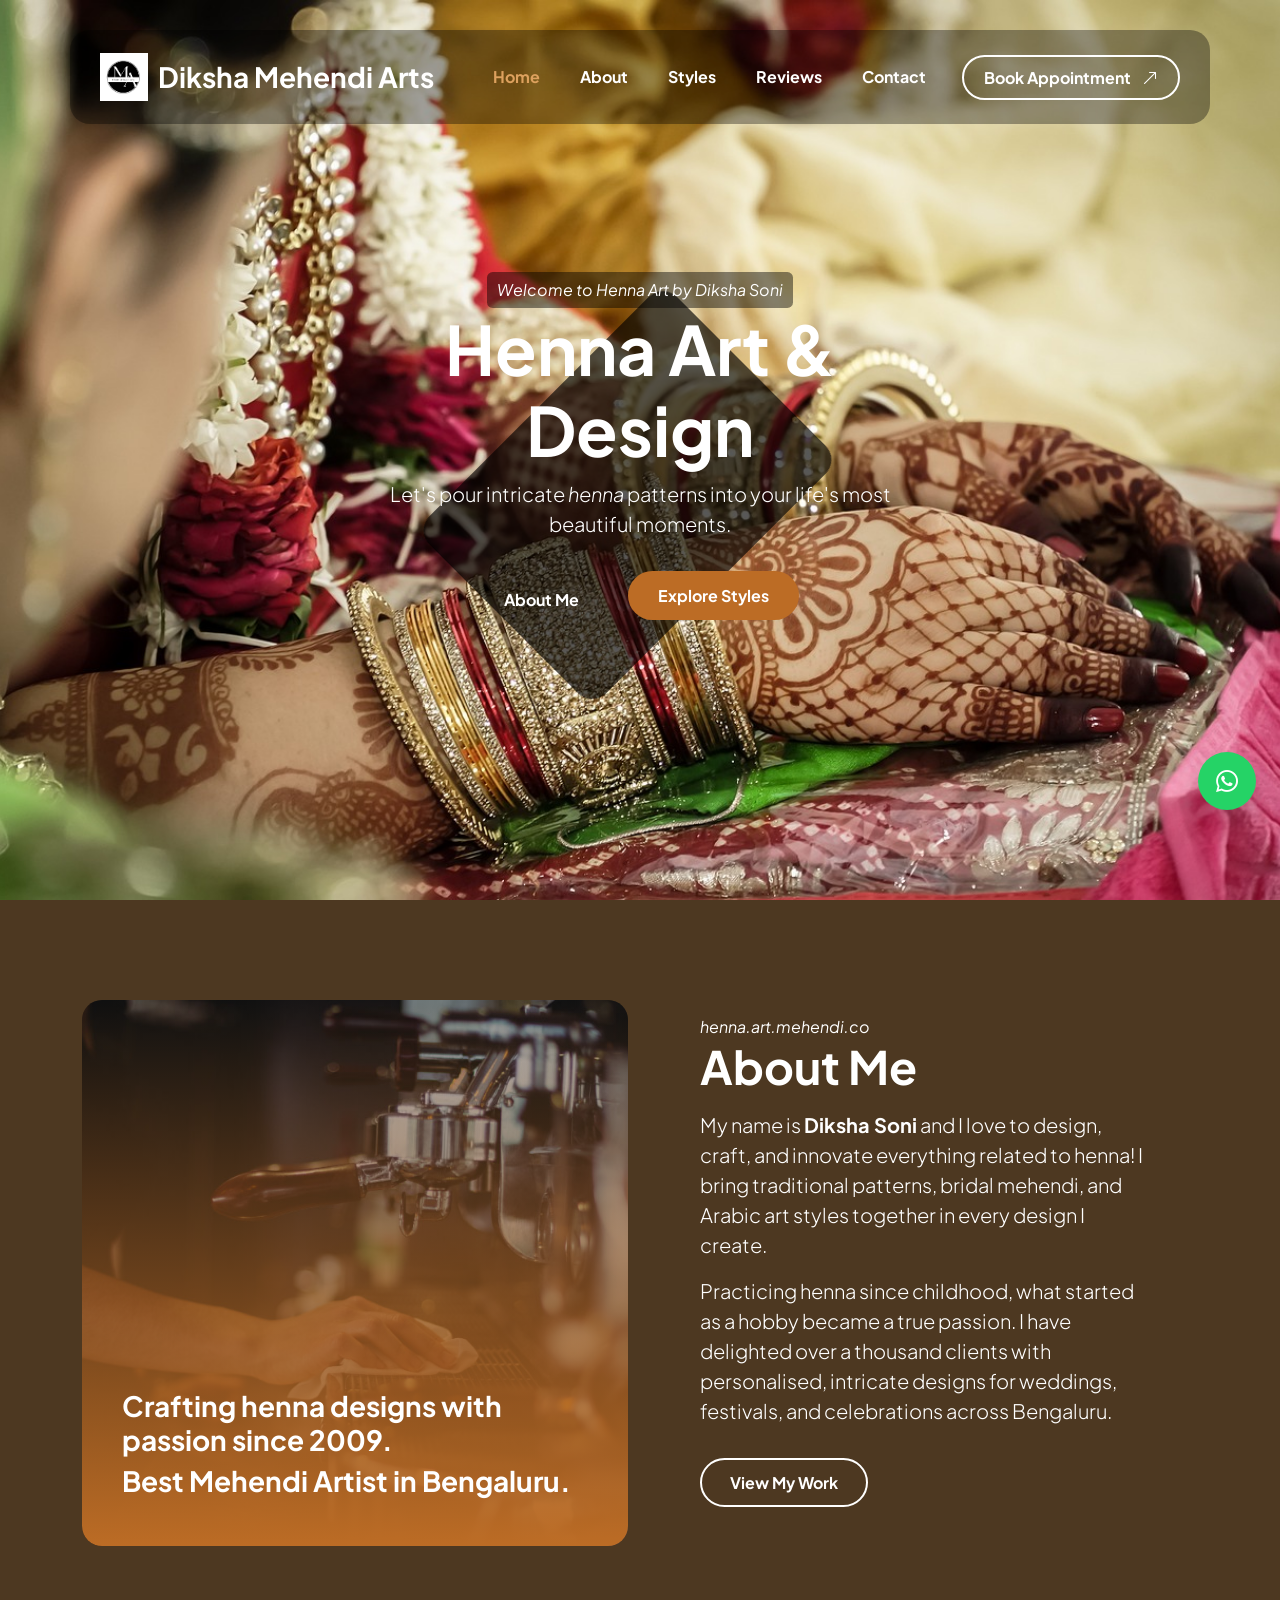
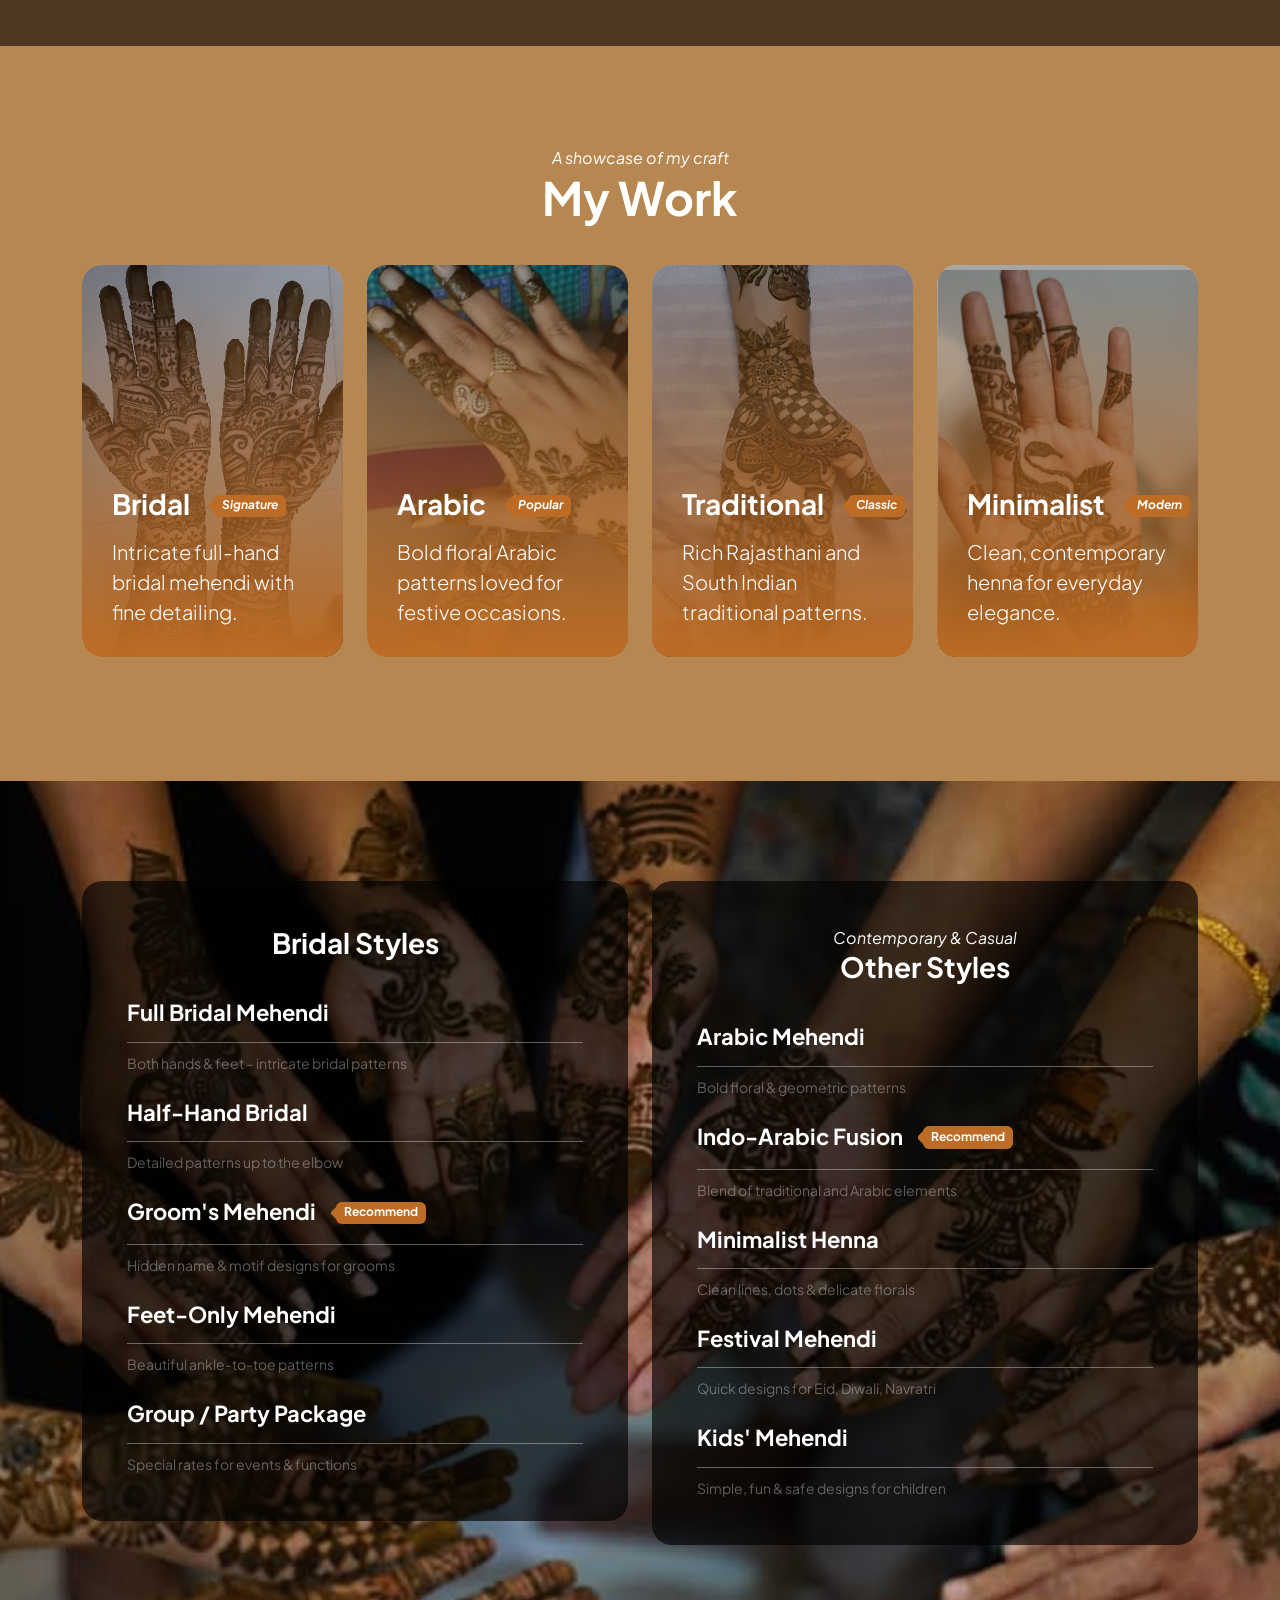
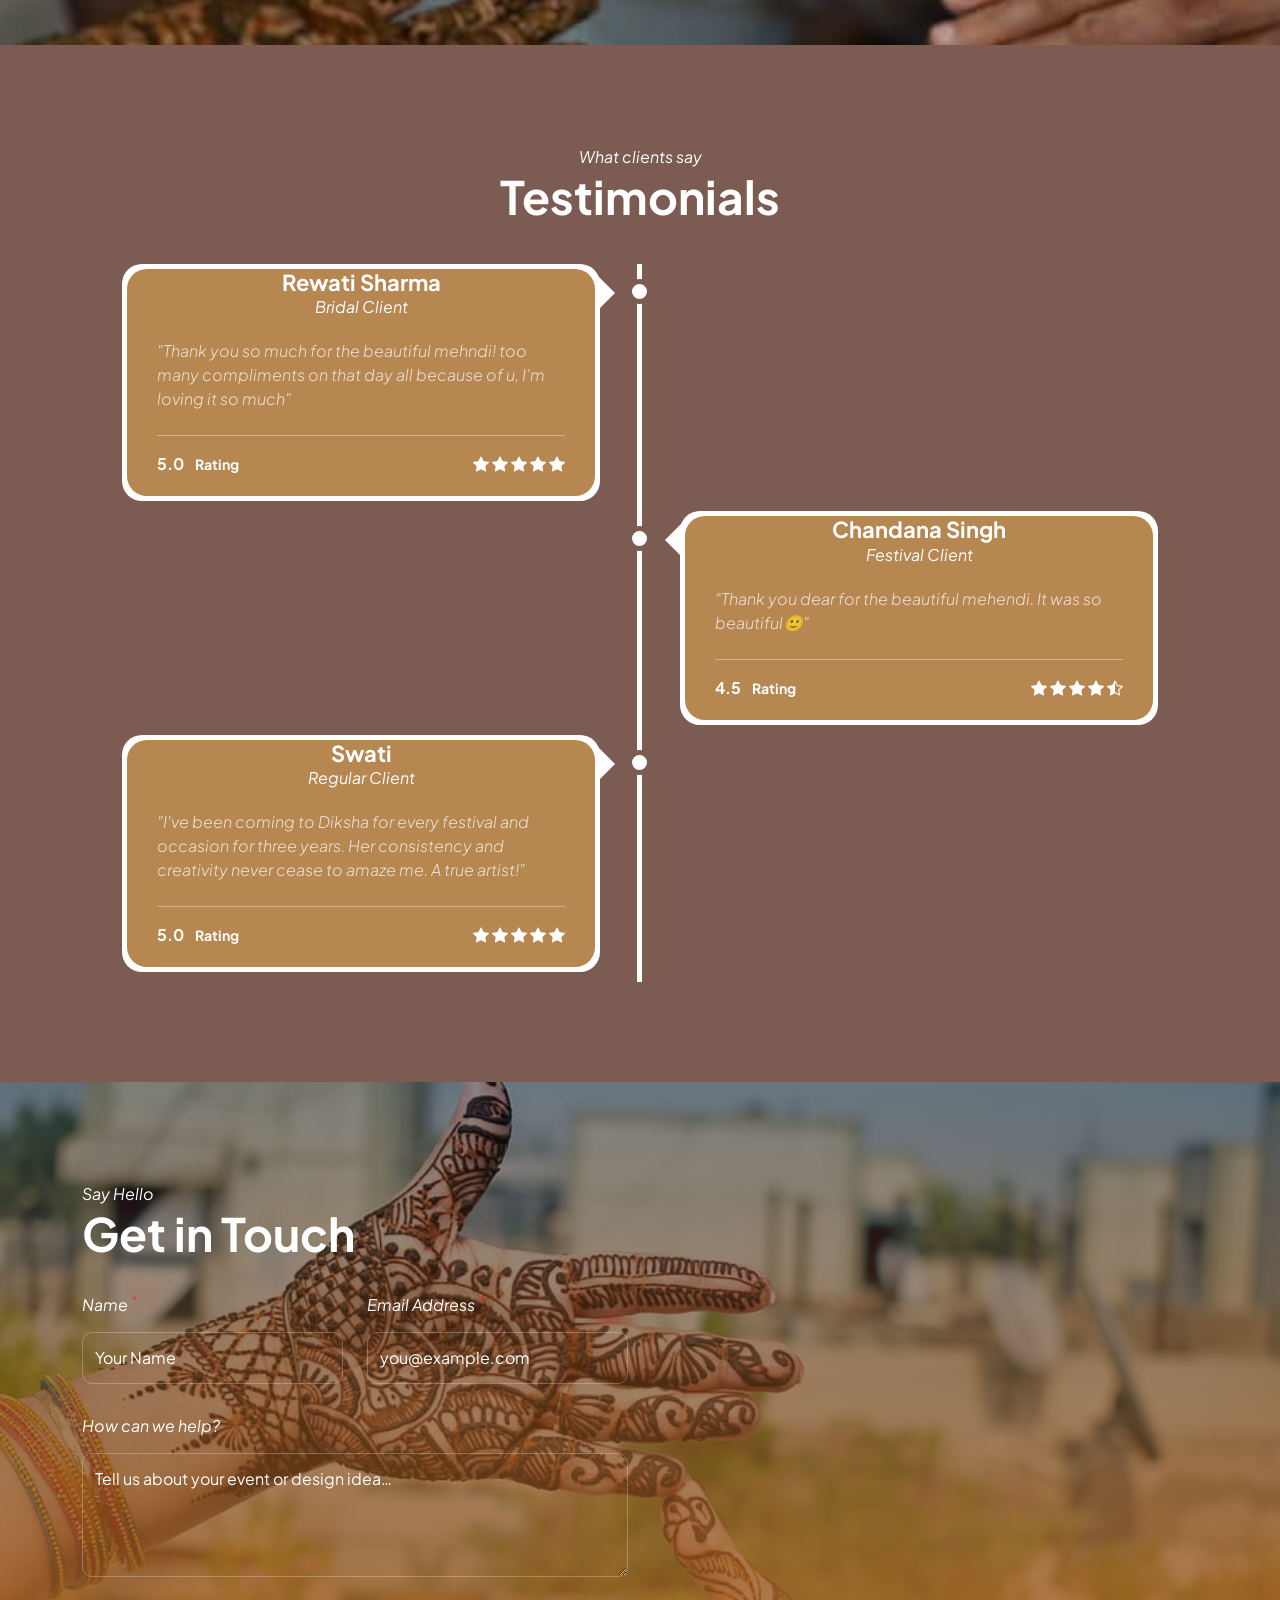
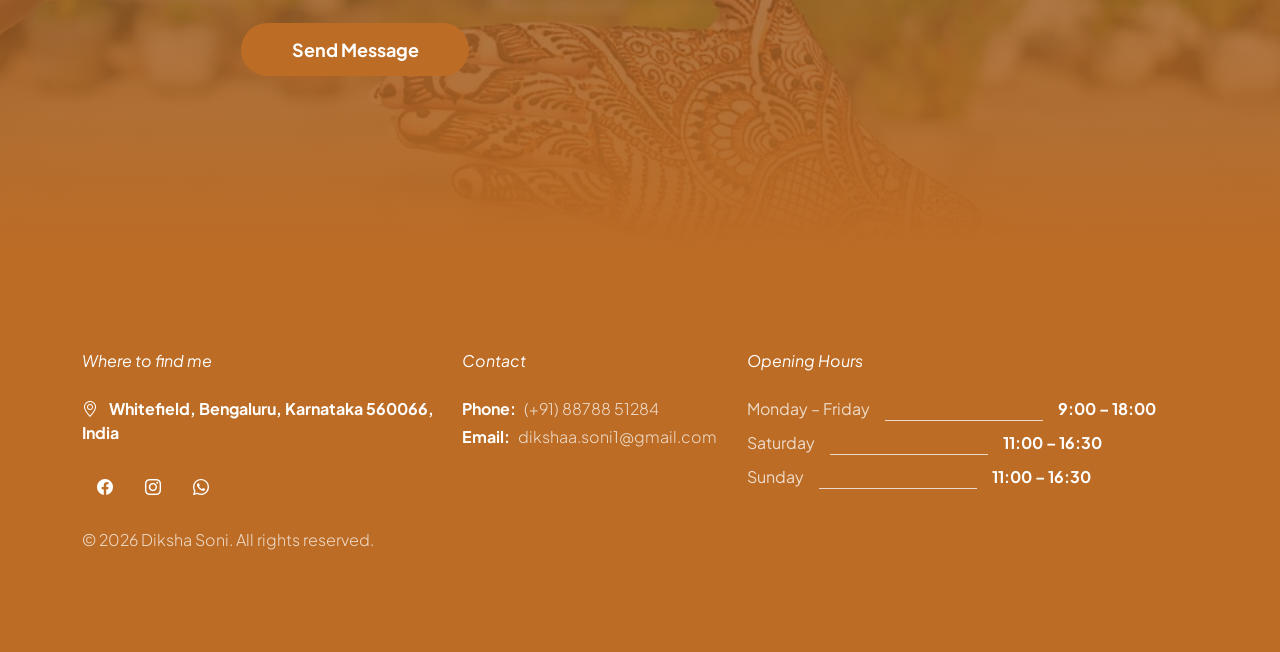
<file: index.html>
<!doctype html>
<html lang="en">
<head>
  <meta charset="utf-8">
  <meta name="viewport" content="width=device-width, initial-scale=1">

  <!-- ═══ SEO META ════════════════════════════════════════════════ -->
  <title>Diksha Soni – Henna &amp; Mehendi Artist in Bengaluru | Book Now</title>
  <meta name="description" content="Professional henna &amp; mehendi artist in Bengaluru. Diksha Soni brings intricate bridal, traditional and Arabic mehendi designs. Book your appointment today!">
  <meta name="keywords" content="mehendi artist Bengaluru, henna artist Bangalore, bridal mehendi, Arabic mehendi, traditional henna design, Diksha Soni mehendi">
  <meta name="author" content="Diksha Soni">
  <meta name="robots" content="index, follow">
  <link rel="canonical" href="https://dikshasoni298.github.io/">

  <!-- ═══ OPEN GRAPH (Facebook / WhatsApp) ════════════════════════ -->
  <meta property="og:type"        content="website">
  <meta property="og:url"         content="https://dikshasoni298.github.io/">
  <meta property="og:title"       content="Diksha Soni – Henna &amp; Mehendi Artist in Bengaluru">
  <meta property="og:description" content="Intricate bridal, Arabic and traditional mehendi designs. Over 15 years of passion. Book your appointment in Bengaluru.">
  <meta property="og:image"       content="images/happy-waitress-giving-coffee-customers-while-serving-them-coffee-shop.jpg">
  <meta property="og:locale"      content="en_IN">

  <!-- ═══ INSTAGRAM / OPEN GRAPH SHARING ══════════════════════════ -->
  <meta name="instagram:card"      content="summary_large_image">
  <meta name="instagram:title"     content="Diksha Soni – Henna &amp; Mehendi Artist in Bengaluru">
  <meta name="instagram:description" content="Intricate bridal, Arabic and traditional mehendi designs. Book your appointment today!">
  <meta name="instagram:image"     content="images/happy-waitress-giving-coffee-customers-while-serving-them-coffee-shop.jpg">
  <meta property="og:site_name"    content="Diksha Mehendi Arts">

  <!-- ═══ STRUCTURED DATA – LocalBusiness ════════════════════════ -->
  <script type="application/ld+json">
  {
    "@context": "https://schema.org",
    "@type": "LocalBusiness",
    "name": "Henna & Mehendi Art by Diksha Soni",
    "description": "Professional mehendi artist offering bridal, Arabic and traditional henna designs in Bengaluru since 2009.",
    "url": "https://dikshasoni298.github.io/",
    "telephone": "+918878851284",
    "email": "dikshaa.soni1@gmail.com",
    "address": {
      "@type": "PostalAddress",
      "streetAddress": "Whitefield",
      "addressLocality": "Bengaluru",
      "addressRegion": "Karnataka",
      "postalCode": "560066",
      "addressCountry": "IN"
    },
    "openingHoursSpecification": [
      {"@type":"OpeningHoursSpecification","dayOfWeek":["Monday","Tuesday","Wednesday","Thursday","Friday"],"opens":"09:00","closes":"18:00"},
      {"@type":"OpeningHoursSpecification","dayOfWeek":["Saturday","Sunday"],"opens":"11:00","closes":"16:30"}
    ],
    "priceRange": "₹₹",
    "image": "images/happy-waitress-giving-coffee-customers-while-serving-them-coffee-shop.jpg",
    "aggregateRating": {
      "@type": "AggregateRating",
      "ratingValue": "4.8",
      "reviewCount": "120"
    }
  }
  </script>

  <!-- ═══ PERFORMANCE: DNS prefetch / preconnect ══════════════════ -->
  <link rel="dns-prefetch"  href="//fonts.googleapis.com">
  <link rel="preconnect"    href="https://fonts.googleapis.com">
  <link rel="preconnect"    href="https://fonts.gstatic.com" crossorigin>

  <!-- ═══ FONTS – display=swap prevents invisible text ═══════════ -->
  <link href="https://fonts.googleapis.com/css2?family=Plus+Jakarta+Sans:ital,wght@0,200;0,400;0,600;0,700;1,200;1,700&display=swap" rel="stylesheet">

  <!-- ═══ CSS ══════════════════════════════════════════════════════ -->
  <link href="css/bootstrap.min.css"    rel="stylesheet">
  <link href="css/bootstrap-icons.css" rel="stylesheet">
  <link href="css/vegas.min.css"        rel="stylesheet">
  <link href="css/mehendi.css"          rel="stylesheet">

  <!-- ═══ FAVICON (using emoji fallback – swap with real .ico) ════ -->
  <link rel="icon" href="data:image/svg+xml,<svg xmlns='http://www.w3.org/2000/svg' viewBox='0 0 100 100'><text y='.9em' font-size='90'>🌿</text></svg>">

  <!-- PWA theme colour -->
  <meta name="theme-color" content="#BC6C25">
</head>

<body>

  <!-- Skip link (accessibility) -->
  <a class="skip-link" href="#section_1">Skip to main content</a>

  <main>

    <!-- ═══════════════════════════════════════════════
         NAVBAR
    ════════════════════════════════════════════════ -->
    <nav class="navbar navbar-expand-lg" role="navigation" aria-label="Main navigation">
      <div class="container">
        <a class="navbar-brand d-flex align-items-center" href="index.html" aria-label="Henna Mehendi Art – Home">
          <img src="images/coffee-beans.png"
               class="navbar-brand-image img-fluid"
               alt="Mehendi Art logo"
               width="48" height="48">
          Diksha Mehendi Arts
        </a>

        <button class="navbar-toggler" type="button"
                data-bs-toggle="collapse" data-bs-target="#navbarNav"
                aria-controls="navbarNav" aria-expanded="false"
                aria-label="Toggle navigation">
          <span class="navbar-toggler-icon"></span>
        </button>

        <div class="collapse navbar-collapse" id="navbarNav">
          <ul class="navbar-nav ms-lg-auto">
            <li class="nav-item"><a class="nav-link click-scroll" href="#section_1">Home</a></li>
            <li class="nav-item"><a class="nav-link click-scroll" href="#section_2">About</a></li>
            <li class="nav-item"><a class="nav-link click-scroll" href="#section_3">Styles</a></li>
            <li class="nav-item"><a class="nav-link click-scroll" href="#section_4">Reviews</a></li>
            <li class="nav-item"><a class="nav-link click-scroll" href="#section_5">Contact</a></li>
          </ul>
          <div class="ms-lg-3">
            <a class="btn custom-btn custom-border-btn" href="reservation.html">
              Book Appointment&nbsp;<i class="bi-arrow-up-right ms-2" aria-hidden="true"></i>
            </a>
          </div>
        </div>
      </div>
    </nav>


    <!-- ═══════════════════════════════════════════════
         HERO
    ════════════════════════════════════════════════ -->
    <section class="hero-section d-flex justify-content-center align-items-center"
             id="section_1" aria-label="Hero – Welcome">
      <div class="container">
        <div class="row align-items-center">
          <div class="col-lg-6 col-12 mx-auto">
            <em class="small-text hero-small-text">Welcome to Henna Art by Diksha Soni</em>

            <h1>Henna Art &amp; Design</h1>

            <p class="text-white mb-4 pb-lg-2">
              Let's pour intricate <em>henna</em> patterns into your life's most beautiful moments.
            </p>

            <a class="btn custom-btn custom-border-btn smoothscroll me-3" href="#section_2">
              About Me
            </a>
            <a class="btn custom-btn smoothscroll me-2 mb-2" href="#section_3">
              <strong>Explore Styles</strong>
            </a>
          </div>
        </div>
      </div>
      <div class="hero-slides" aria-hidden="true"></div>
    </section>


    <!-- ═══════════════════════════════════════════════
         ABOUT
    ════════════════════════════════════════════════ -->
    <section class="about-section section-padding" id="section_2" aria-label="About Diksha Soni">
      <div class="section-overlay" aria-hidden="true"></div>
      <div class="container">
        <div class="row align-items-center">

          <div class="col-lg-6 col-12">
            <div class="ratio ratio-1x1">
              <video autoplay loop muted playsinline
                     class="custom-video"
                     poster="images/mid-section-waitress-wiping-espresso-machine-with-napkin-cafa-c.jpg"
                     aria-label="Mehendi art demo video">
                <source src="videos/pexels-mike-jones-9046237.mp4" type="video/mp4">
                Your browser does not support HTML5 video.
              </video>

              <div class="about-video-info d-flex flex-column" aria-hidden="true">
                <h4 class="mt-auto">Crafting henna designs with passion since 2009.</h4>
                <h4>Best Mehendi Artist in Bengaluru.</h4>
              </div>
            </div>
          </div>

          <div class="col-lg-5 col-12 mt-4 mt-lg-0 mx-auto">
            <em class="text-white">henna.art.mehendi.co</em>
            <h2 class="text-white mb-3">About Me</h2>
            <p class="text-white">
              My name is <strong>Diksha Soni</strong> and I love to design, craft, and innovate everything
              related to henna! I bring traditional patterns, bridal mehendi, and Arabic art styles together
              in every design I create.
            </p>
            <p class="text-white">
              Practicing henna since childhood, what started as a hobby became a true passion. I have
              delighted over a thousand clients with personalised, intricate designs for weddings,
              festivals, and celebrations across Bengaluru.
            </p>
            <a href="#barista-team" class="smoothscroll btn custom-btn custom-border-btn mt-3 mb-4">
              View My Work
            </a>
          </div>

        </div>
      </div>
    </section>


    <!-- ═══════════════════════════════════════════════
         MY WORK / PORTFOLIO
    ════════════════════════════════════════════════ -->
    <section class="barista-section section-padding section-bg" id="barista-team"
             aria-label="Portfolio – Mehendi designs">
      <div class="container">
        <div class="row justify-content-center">

          <div class="col-lg-12 col-12 text-center mb-4 pb-lg-2">
            <em class="text-white">A showcase of my craft</em>
            <h2 class="text-white">My Work</h2>
          </div>

          <div class="col-lg-3 col-md-6 col-12 mb-4">
            <div class="team-block-wrap">
              <div class="team-block-info d-flex flex-column">
                <div class="d-flex mt-auto mb-3">
                  <h4 class="text-white mb-0">Bridal</h4>
                  <p class="badge ms-4"><em>Signature</em></p>
                </div>
                <p class="text-white mb-0">Intricate full-hand bridal mehendi with fine detailing.</p>
              </div>
              <div class="team-block-image-wrap">
                <img src="images/team/portrait-elegant-old-man-wearing-suit.jpg"
                     class="team-block-image img-fluid"
                     alt="Bridal mehendi design sample"
                     loading="lazy" width="400" height="450">
              </div>
            </div>
          </div>

          <div class="col-lg-3 col-md-6 col-12 mb-4">
            <div class="team-block-wrap">
              <div class="team-block-info d-flex flex-column">
                <div class="d-flex mt-auto mb-3">
                  <h4 class="text-white mb-0">Arabic</h4>
                  <p class="badge ms-4"><em>Popular</em></p>
                </div>
                <p class="text-white mb-0">Bold floral Arabic patterns loved for festive occasions.</p>
              </div>
              <div class="team-block-image-wrap">
                <img src="images/team/cute-korean-barista-girl-pouring-coffee-prepare-filter-batch-brew-pour-working-cafe.jpg"
                     class="team-block-image img-fluid"
                     alt="Arabic henna design sample"
                     loading="lazy" width="400" height="450">
              </div>
            </div>
          </div>

          <div class="col-lg-3 col-md-6 col-12 mb-4">
            <div class="team-block-wrap">
              <div class="team-block-info d-flex flex-column">
                <div class="d-flex mt-auto mb-3">
                  <h4 class="text-white mb-0">Traditional</h4>
                  <p class="badge ms-4"><em>Classic</em></p>
                </div>
                <p class="text-white mb-0">Rich Rajasthani and South Indian traditional patterns.</p>
              </div>
              <div class="team-block-image-wrap">
                <img src="images/team/small-business-owner-drinking-coffee.jpg"
                     class="team-block-image img-fluid"
                     alt="Traditional mehendi design sample"
                     loading="lazy" width="400" height="450">
              </div>
            </div>
          </div>

          <div class="col-lg-3 col-md-6 col-12">
            <div class="team-block-wrap">
              <div class="team-block-info d-flex flex-column">
                <div class="d-flex mt-auto mb-3">
                  <h4 class="text-white mb-0">Minimalist</h4>
                  <p class="badge ms-4"><em>Modern</em></p>
                </div>
                <p class="text-white mb-0">Clean, contemporary henna for everyday elegance.</p>
              </div>
              <div class="team-block-image-wrap">
                <img src="images/team/smiley-business-woman-working-cashier.jpg"
                     class="team-block-image img-fluid"
                     alt="Minimalist henna design sample"
                     loading="lazy" width="400" height="450">
              </div>
            </div>
          </div>

        </div>
      </div>
    </section>


    <!-- ═══════════════════════════════════════════════
         STYLES / MENU
    ════════════════════════════════════════════════ -->
    <section class="menu-section section-padding" id="section_3"
             aria-label="Mehendi style menu">
      <div class="container">
        <div class="row">

          <div class="col-lg-6 col-12 mb-4 mb-lg-0">
            <div class="menu-block-wrap">
              <div class="text-center mb-4 pb-lg-2">
                <h4 class="text-white">Bridal Styles</h4>
              </div>

              <div class="menu-block">
                <div class="d-flex">
                  <h6>Full Bridal Mehendi</h6>
                  <span class="underline"></span>
                </div>
                <div class="border-top mt-2 pt-2">
                  <small>Both hands &amp; feet – intricate bridal patterns</small>
                </div>
              </div>

              <div class="menu-block my-4">
                <div class="d-flex">
                  <h6>Half-Hand Bridal</h6>
                  <span class="underline"></span>
                </div>
                <div class="border-top mt-2 pt-2">
                  <small>Detailed patterns up to the elbow</small>
                </div>
              </div>

              <div class="menu-block">
                <div class="d-flex">
                  <h6>Groom's Mehendi
                    <span class="badge ms-3">Recommend</span>
                  </h6>
                  <span class="underline"></span>
                </div>
                <div class="border-top mt-2 pt-2">
                  <small>Hidden name &amp; motif designs for grooms</small>
                </div>
              </div>

              <div class="menu-block my-4">
                <div class="d-flex">
                  <h6>Feet-Only Mehendi</h6>
                  <span class="underline"></span>
                </div>
                <div class="border-top mt-2 pt-2">
                  <small>Beautiful ankle-to-toe patterns</small>
                </div>
              </div>

              <div class="menu-block">
                <div class="d-flex">
                  <h6>Group / Party Package</h6>
                  <span class="underline"></span>
                </div>
                <div class="border-top mt-2 pt-2">
                  <small>Special rates for events &amp; functions</small>
                </div>
              </div>
            </div>
          </div>

          <div class="col-lg-6 col-12">
            <div class="menu-block-wrap">
              <div class="text-center mb-4 pb-lg-2">
                <em class="text-white">Contemporary &amp; Casual</em>
                <h4 class="text-white">Other Styles</h4>
              </div>

              <div class="menu-block">
                <div class="d-flex">
                  <h6>Arabic Mehendi</h6>
                  <span class="underline"></span>
                </div>
                <div class="border-top mt-2 pt-2">
                  <small>Bold floral &amp; geometric patterns</small>
                </div>
              </div>

              <div class="menu-block my-4">
                <div class="d-flex">
                  <h6>Indo-Arabic Fusion
                    <span class="badge ms-3">Recommend</span>
                  </h6>
                  <span class="underline"></span>
                </div>
                <div class="border-top mt-2 pt-2">
                  <small>Blend of traditional and Arabic elements</small>
                </div>
              </div>

              <div class="menu-block">
                <div class="d-flex">
                  <h6>Minimalist Henna</h6>
                  <span class="underline"></span>
                </div>
                <div class="border-top mt-2 pt-2">
                  <small>Clean lines, dots &amp; delicate florals</small>
                </div>
              </div>

              <div class="menu-block my-4">
                <div class="d-flex">
                  <h6>Festival Mehendi</h6>
                  <span class="underline"></span>
                </div>
                <div class="border-top mt-2 pt-2">
                  <small>Quick designs for Eid, Diwali, Navratri</small>
                </div>
              </div>

              <div class="menu-block">
                <div class="d-flex">
                  <h6>Kids' Mehendi</h6>
                  <span class="underline"></span>
                </div>
                <div class="border-top mt-2 pt-2">
                  <small>Simple, fun &amp; safe designs for children</small>
                </div>
              </div>
            </div>
          </div>

        </div>
      </div>
    </section>


    <!-- ═══════════════════════════════════════════════
         REVIEWS / TESTIMONIALS
    ════════════════════════════════════════════════ -->
    <section class="reviews-section section-padding section-bg"
             id="section_4" aria-label="Customer reviews">
      <div class="container">
        <div class="row justify-content-center">

          <div class="col-lg-12 col-12 text-center mb-4 pb-lg-2">
            <em class="text-white">What clients say</em>
            <h2 class="text-white">Testimonials</h2>
          </div>

          <div class="timeline" role="list">

            <!-- Review 1 -->
            <div class="timeline-container timeline-container-left" role="listitem">
              <div class="timeline-content">
                <div class="reviews-block">
                  <div class="d-flex align-items-center">
                    <!-- <img src="images/reviews/young-woman-with-round-glasses-yellow-sweater.jpg"
                         class="reviews-block-image img-fluid"
                         alt="Rewati Sharma, happy Mehendi client"
                         loading="lazy" width="65" height="65"> -->
                    <div class="text-center w-100">
                      <h6 class="text-white mb-0">Rewati Sharma</h6>
                      <em class="text-white">Bridal Client</em>
                    </div>
                  </div>
                  <div class="reviews-block-info">
                    <p>"Thank you so much for the beautiful mehndi! too many compliments on that day all because of u, I’m loving it so much"</p>
                    <div class="d-flex border-top pt-3 mt-4">
                      <strong class="text-white">5.0 <small class="ms-2">Rating</small></strong>
                      <div class="reviews-group ms-auto" aria-label="5 out of 5 stars">
                        <i class="bi-star-fill" aria-hidden="true"></i>
                        <i class="bi-star-fill" aria-hidden="true"></i>
                        <i class="bi-star-fill" aria-hidden="true"></i>
                        <i class="bi-star-fill" aria-hidden="true"></i>
                        <i class="bi-star-fill" aria-hidden="true"></i>
                      </div>
                    </div>
                  </div>
                </div>
              </div>
            </div>

            <!-- Review 2 -->
            <div class="timeline-container timeline-container-right" role="listitem">
              <div class="timeline-content">
                <div class="reviews-block">
                  <div class="d-flex align-items-center w-100">
                    <!-- <img src="images/reviews/senior-man-white-sweater-eyeglasses.jpg"
                         class="reviews-block-image img-fluid"
                         alt="Don, satisfied Mehendi client"
                         loading="lazy" width="65" height="65"> -->
                    <div class="text-center w-100">
                      <h6 class="text-white mb-0">Chandana Singh</h6>
                      <em class="text-white">Festival Client</em>
                    </div>
                  </div>
                  <div class="reviews-block-info">
                    <p>"Thank you dear for the beautiful mehendi. It was so beautiful🙂"</p>
                    <div class="d-flex border-top pt-3 mt-4">
                      <strong class="text-white">4.5 <small class="ms-2">Rating</small></strong>
                      <div class="reviews-group ms-auto" aria-label="4.5 out of 5 stars">
                        <i class="bi-star-fill" aria-hidden="true"></i>
                        <i class="bi-star-fill" aria-hidden="true"></i>
                        <i class="bi-star-fill" aria-hidden="true"></i>
                        <i class="bi-star-fill" aria-hidden="true"></i>
                        <i class="bi-star-half" aria-hidden="true"></i>
                      </div>
                    </div>
                  </div>
                </div>
              </div>
            </div>

            <!-- Review 3 -->
            <div class="timeline-container timeline-container-left" role="listitem">
              <div class="timeline-content">
                <div class="reviews-block">
                  <div class="d-flex align-items-center w-100">
                    <!-- <img src="images/reviews/young-beautiful-woman-pink-warm-sweater-natural-look-smiling-portrait-isolated-long-hair.jpg"
                         class="reviews-block-image img-fluid"
                         alt="Olivia, repeat Mehendi client"
                         loading="lazy" width="65" height="65"> -->
                    <div class="text-center w-100">
                      <h6 class="text-white mb-0">Swati</h6>
                      <em class="text-white">Regular Client</em>
                    </div>
                  </div>
                  <div class="reviews-block-info">
                    <p>"I've been coming to Diksha for every festival and occasion for three years. Her consistency and creativity never cease to amaze me. A true artist!"</p>
                    <div class="d-flex border-top pt-3 mt-4">
                      <strong class="text-white">5.0 <small class="ms-2">Rating</small></strong>
                      <div class="reviews-group ms-auto" aria-label="5 out of 5 stars">
                        <i class="bi-star-fill" aria-hidden="true"></i>
                        <i class="bi-star-fill" aria-hidden="true"></i>
                        <i class="bi-star-fill" aria-hidden="true"></i>
                        <i class="bi-star-fill" aria-hidden="true"></i>
                        <i class="bi-star-fill" aria-hidden="true"></i>
                      </div>
                    </div>
                  </div>
                </div>
              </div>
            </div>

          </div><!-- /.timeline -->
        </div>
      </div>
    </section>


    <!-- ═══════════════════════════════════════════════
         CONTACT
    ════════════════════════════════════════════════ -->
    <section class="contact-section section-padding" id="section_5"
             aria-label="Contact Diksha Soni">
      <div class="container">
        <div class="row">

          <div class="col-lg-12 col-12">
            <em class="text-white">Say Hello</em>
            <h2 class="text-white mb-4 pb-lg-2">Get in Touch</h2>
          </div>

          <div class="col-lg-6 col-12">
            <form id="whatsapp-contact-form" action="#" method="post" class="custom-form contact-form"
                  role="form" novalidate>
              <div class="row">
                <div class="col-lg-6 col-12">
                  <label for="name" class="form-label">Name <sup class="text-danger" aria-hidden="true">*</sup></label>
                  <input type="text" name="name" id="name" class="form-control"
                         placeholder="Your Name" required autocomplete="name">
                </div>

                <div class="col-lg-6 col-12">
                  <label for="email" class="form-label">Email Address <sup class="text-danger" aria-hidden="true">*</sup></label>
                  <input type="email" name="email" id="email"
                         class="form-control" placeholder="you@example.com"
                         required autocomplete="email">
                </div>

                <div class="col-12">
                  <label for="message" class="form-label">How can we help?</label>
                  <textarea name="message" rows="4" class="form-control"
                            id="message" placeholder="Tell us about your event or design idea…"
                            required></textarea>
                </div>
              </div>

              <div class="col-lg-5 col-12 mx-auto mt-3">
                <button type="submit" class="form-control">Send Message</button>
              </div>
            </form>
          </div>

          <div class="col-lg-6 col-12 mx-auto mt-5 mt-lg-0 ps-lg-5">
            <!-- Lazy-load the iframe to avoid render-blocking -->
            <iframe
              src="https://www.google.com/maps/embed?pb=!1m18!1m12!1m3!1d3887.9643691439583!2d77.76530877329927!3d12.97413078734148!2m3!1f0!2f0!3f0!3m2!1i1024!2i768!4f13.1!3m3!1m2!1s0x3bae0db5a16111a9%3A0x828605aea9fd071d!2sMAGNOLIA%20by%20ND%20VENTURES%2C%20Phase-1!5e0!3m2!1sen!2sin!4v1778419048975!5m2!1sen!2sin"
              class="google-map"
              title="Diksha Soni Mehendi Art location on Google Maps"
              width="100%"
              height="450"
              style="border:0;"
              allowfullscreen=""
              loading="lazy"
              referrerpolicy="no-referrer-when-downgrade">
            </iframe>
          </div>

        </div>
      </div>
    </section>


    <!-- ═══════════════════════════════════════════════
         FOOTER
    ════════════════════════════════════════════════ -->
    <footer class="site-footer" role="contentinfo">
      <div class="container">
        <div class="row">

          <div class="col-lg-4 col-12 me-auto">
            <em class="text-white d-block mb-4">Where to find me</em>
            <address>
              <strong class="text-white">
                <i class="bi-geo-alt me-2" aria-hidden="true"></i>
                Whitefield, Bengaluru, Karnataka 560066, India
              </strong>
            </address>

            <ul class="social-icon mt-4" aria-label="Social media links">
              <li class="social-icon-item">
                <a href="https://www.facebook.com/share/1B88kzZTL8/" target="_blank" rel="noopener noreferrer"
                   class="social-icon-link bi-facebook" aria-label="Facebook"></a>
              </li>
              <li class="social-icon-item">
                <a href="https://www.instagram.com/diksha_mehendiarts/" target="_blank" rel="noopener noreferrer"
                   class="social-icon-link bi-instagram" aria-label="Instagram"></a>
              </li>
              <li class="social-icon-item">
                <a href="https://wa.me/918878851284" target="_blank" rel="noopener noreferrer"
                   class="social-icon-link bi-whatsapp" aria-label="WhatsApp"></a>
              </li>
            </ul>
          </div>

          <div class="col-lg-3 col-12 mt-4 mb-3 mt-lg-0 mb-lg-0">
            <em class="text-white d-block mb-4">Contact</em>

            <p class="d-flex mb-1">
              <strong class="me-2">Phone:</strong>
              <a href="tel:+918878851284" class="site-footer-link">(+91) 88788 51284</a>
            </p>
            <p class="d-flex">
              <strong class="me-2">Email:</strong>
              <a href="mailto:dikshaa.soni1@gmail.com" class="site-footer-link">
                dikshaa.soni1@gmail.com
              </a>
            </p>
          </div>

          <div class="col-lg-5 col-12">
            <em class="text-white d-block mb-4">Opening Hours</em>
            <ul class="opening-hours-list">
              <li class="d-flex">Monday – Friday<span class="underline"></span><strong>9:00 – 18:00</strong></li>
              <li class="d-flex">Saturday<span class="underline"></span><strong>11:00 – 16:30</strong></li>
              <li class="d-flex">Sunday<span class="underline"></span><strong>11:00 – 16:30</strong></li>
            </ul>
          </div>

          <div class="col-12 mt-4">
            <p class="copyright-text mb-0">
              &copy; <span id="year"></span> Diksha Soni. All rights reserved.
            </p>
          </div>

        </div>
      </div>
    </footer>

  </main><!-- /main -->


  <!-- ═══ JS – jQuery first, then plugins, then our script ════════ -->
  <script src="js/jquery.min.js"></script>
  <script src="js/bootstrap.min.js"></script>
  <script src="js/jquery.sticky.js"></script>
  <script src="js/vegas.min.js"></script>
  <script src="js/main.js"></script>

  <script>
    document.addEventListener('DOMContentLoaded', function () {
      var form = document.getElementById('whatsapp-contact-form');
      if (!form) return;

      form.addEventListener('submit', function (event) {
        event.preventDefault();

        if (!form.checkValidity()) {
          form.reportValidity();
          return;
        }

        var name = form.querySelector('[name="name"]').value.trim();
        var email = form.querySelector('[name="email"]').value.trim();
        var message = form.querySelector('[name="message"]').value.trim();

        var rawWhatsAppMessage = 'Hi Diksha, I would like to get in touch about a mehendi appointment.\n\n'
          + 'Name: ' + name + '\n'
          + 'Email: ' + email + '\n'
          + 'Message: ' + (message || 'None');

        var whatsappNumber = '918878851284';
        var whatsappUrl = 'https://wa.me/' + whatsappNumber + '?text=' + encodeURIComponent(rawWhatsAppMessage);

        window.location.href = whatsappUrl;
      });
    });
  </script>

  <a href="https://wa.me/918878851284?text=Hi%20Diksha%2C%20I%20would%20like%20to%20book%20a%20mehendi%20appointment." target="_blank" rel="noopener noreferrer" class="whatsapp-float" aria-label="Chat on WhatsApp">
    <i class="bi-whatsapp" aria-hidden="true"></i>
  </a>

  <!-- Auto-update copyright year -->
  <script>document.getElementById('year').textContent = new Date().getFullYear();</script>

</body>
</html>
</file>
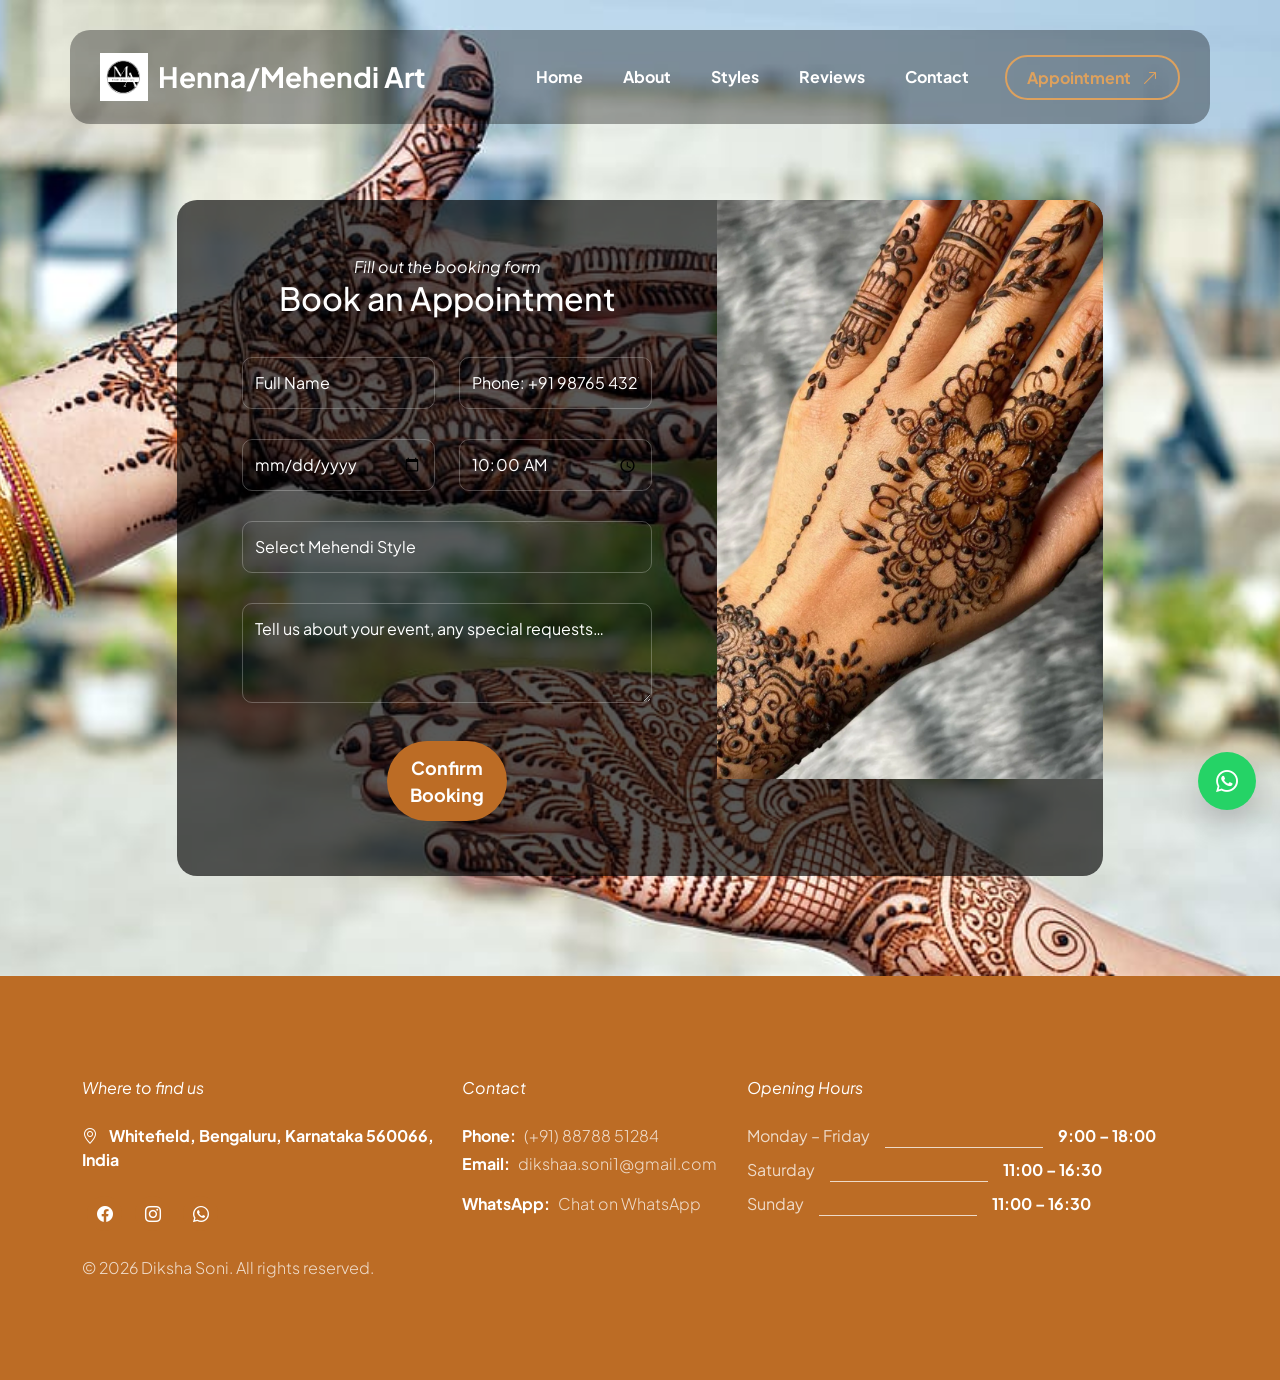
<file: reservation.html>
<!doctype html>
<html lang="en">
<head>
  <meta charset="utf-8">
  <meta name="viewport" content="width=device-width, initial-scale=1">

  <!-- SEO -->
  <title>Book an Appointment – Diksha Soni Mehendi Artist | Bengaluru</title>
  <meta name="description" content="Book your henna or mehendi appointment with Diksha Soni in Bengaluru. Fill in the form and we will confirm your slot for bridal, Arabic or traditional designs.">
  <meta name="robots" content="index, follow">
  <link rel="canonical" href="https://dikshasoni-mehendi.github.io/reservation.html">

  <!-- Open Graph -->
  <meta property="og:type"        content="website">
  <meta property="og:url"         content="https://dikshasoni-mehendi.github.io/reservation.html">
  <meta property="og:title"       content="Book an Appointment – Diksha Soni Mehendi">
  <meta property="og:description" content="Reserve your mehendi appointment in Bengaluru. Bridal, Arabic, traditional and minimalist designs available.">
  <meta property="og:image"       content="images/young-female-barista-wear-face-mask-serving-take-away-hot-coffee-paper-cup-consumer-cafe.jpg">

  <!-- Performance -->
  <link rel="dns-prefetch"  href="//fonts.googleapis.com">
  <link rel="preconnect"    href="https://fonts.googleapis.com">
  <link rel="preconnect"    href="https://fonts.gstatic.com" crossorigin>
  <link href="https://fonts.googleapis.com/css2?family=Plus+Jakarta+Sans:ital,wght@0,200;0,400;0,600;0,700;1,200;1,700&display=swap" rel="stylesheet">

  <link href="css/bootstrap.min.css"    rel="stylesheet">
  <link href="css/bootstrap-icons.css" rel="stylesheet">
  <link href="css/vegas.min.css"        rel="stylesheet">
  <link href="css/mehendi.css"          rel="stylesheet">

  <link rel="icon" href="data:image/svg+xml,<svg xmlns='http://www.w3.org/2000/svg' viewBox='0 0 100 100'><text y='.9em' font-size='90'>🌿</text></svg>">
  <meta name="theme-color" content="#BC6C25">
</head>

<body class="reservation-page">

  <!-- Skip link -->
  <a class="skip-link" href="#booking-form">Skip to booking form</a>

  <main>

    <!-- NAVBAR -->
    <nav class="navbar navbar-expand-lg" role="navigation" aria-label="Main navigation">
      <div class="container">
        <a class="navbar-brand d-flex align-items-center" href="index.html" aria-label="Mehendi Art – Home">
          <img src="images/coffee-beans.png"
               class="navbar-brand-image img-fluid"
               alt="Mehendi Art logo"
               width="48" height="48">
          Henna/Mehendi Art
        </a>

        <button class="navbar-toggler" type="button"
                data-bs-toggle="collapse" data-bs-target="#navbarNav"
                aria-controls="navbarNav" aria-expanded="false"
                aria-label="Toggle navigation">
          <span class="navbar-toggler-icon"></span>
        </button>

        <div class="collapse navbar-collapse" id="navbarNav">
          <ul class="navbar-nav ms-lg-auto">
            <li class="nav-item"><a class="nav-link" href="index.html#section_1">Home</a></li>
            <li class="nav-item"><a class="nav-link" href="index.html#section_2">About</a></li>
            <li class="nav-item"><a class="nav-link" href="index.html#section_3">Styles</a></li>
            <li class="nav-item"><a class="nav-link" href="index.html#section_4">Reviews</a></li>
            <li class="nav-item"><a class="nav-link" href="index.html#section_5">Contact</a></li>
          </ul>
          <div class="ms-lg-3">
            <a class="btn custom-btn custom-border-btn" href="reservation.html" aria-current="page">
              Appointment&nbsp;<i class="bi-arrow-up-right ms-2" aria-hidden="true"></i>
            </a>
          </div>
        </div>
      </div>
    </nav>


    <!-- BOOKING FORM SECTION -->
    <section class="booking-section section-padding" id="booking-form"
             aria-label="Appointment booking form">
      <div class="container">
        <div class="row">
          <div class="col-lg-10 col-12 mx-auto">
            <div class="booking-form-wrap">
              <div class="row g-0">

                <!-- Form column -->
                <div class="col-lg-7 col-12 p-0">
                  <form id="whatsapp-booking-form" class="custom-form booking-form"
                        action="#" method="post"
                        role="form" novalidate
                        aria-label="Book a mehendi appointment">

                    <div class="text-center mb-4 pb-lg-2">
                      <em class="text-white">Fill out the booking form</em>
                      <h1 class="text-white h2">Book an Appointment</h1>
                    </div>

                    <div class="booking-form-body">
                      <div class="row">

                        <div class="col-lg-6 col-12">
                          <label for="booking-name" class="visually-hidden">Full Name</label>
                          <input type="text" name="booking-name" id="booking-name"
                                 class="form-control" placeholder="Full Name"
                                 required autocomplete="name">
                        </div>

                        <div class="col-lg-6 col-12">
                          <label for="booking-phone" class="visually-hidden">Phone Number</label>
                          <input type="tel" name="booking-phone" id="booking-phone"
                                 class="form-control" placeholder="Phone: +91 98765 43210"
                                 required autocomplete="tel">
                        </div>

                        <div class="col-lg-6 col-12">
                          <label for="booking-date" class="visually-hidden">Preferred Date</label>
                          <input type="date" name="booking-date" id="booking-date"
                                 class="form-control" required>
                        </div>

                        <div class="col-lg-6 col-12">
                          <label for="booking-time" class="visually-hidden">Preferred Time</label>
                          <input type="time" name="booking-time" id="booking-time"
                                 class="form-control" value="10:00">
                        </div>

                        <div class="col-lg-12 col-12">
                          <label for="booking-style" class="visually-hidden">Mehendi Style</label>
                          <select name="booking-style" id="booking-style" class="form-control">
                            <option value="" disabled selected>Select Mehendi Style</option>
                            <option value="bridal-full">Full Bridal Mehendi</option>
                            <option value="bridal-half">Half-Hand Bridal</option>
                            <option value="arabic">Arabic Mehendi</option>
                            <option value="indo-arabic">Indo-Arabic Fusion</option>
                            <option value="traditional">Traditional / Rajasthani</option>
                            <option value="minimalist">Minimalist</option>
                            <option value="festival">Festival Mehendi</option>
                            <option value="kids">Kids' Mehendi</option>
                            <option value="other">Other / Not Sure</option>
                          </select>
                        </div>

                        <div class="col-lg-12 col-12">
                          <label for="booking-message" class="visually-hidden">Additional Comments</label>
                          <textarea name="booking-message" rows="3"
                                    class="form-control" id="booking-message"
                                    placeholder="Tell us about your event, any special requests…"></textarea>
                        </div>

                        <div class="col-lg-4 col-md-10 col-8 mx-auto mt-2">
                          <button type="submit" class="form-control">Confirm Booking</button>
                        </div>

                      </div>
                    </div>
                  </form>
                </div><!-- /form col -->

                <!-- Image column -->
                <div class="col-lg-5 col-12 p-0">
                  <div class="booking-form-image-wrap">
                    <img src="images/barman-with-fruits.jpg"
                         class="booking-form-image img-fluid"
                         alt="Mehendi artist at work"
                         loading="eager" width="600" height="800">
                  </div>
                </div>

              </div><!-- /row -->
            </div><!-- /booking-form-wrap -->
          </div>
        </div>
      </div>
    </section>


    <!-- FOOTER -->
    <footer class="site-footer" role="contentinfo">
      <div class="container">
        <div class="row">

          <div class="col-lg-4 col-12 me-auto">
            <em class="text-white d-block mb-4">Where to find us</em>
            <address>
              <strong class="text-white">
                <i class="bi-geo-alt me-2" aria-hidden="true"></i>
                Whitefield, Bengaluru, Karnataka 560066, India
              </strong>
            </address>

            <ul class="social-icon mt-4" aria-label="Social media links">
              <li class="social-icon-item">
                <a href="#" class="social-icon-link bi-facebook" aria-label="Facebook" rel="noopener"></a>
              </li>
              <li class="social-icon-item">
                <a href="https://www.instagram.com/diksha_mehendiarts/" target="_blank" rel="noopener noreferrer"
                   class="social-icon-link bi-instagram" aria-label="Instagram"></a>
              </li>
              <li class="social-icon-item">
                <a href="https://wa.me/918878851284" target="_blank" rel="noopener noreferrer"
                   class="social-icon-link bi-whatsapp" aria-label="WhatsApp"></a>
              </li>
            </ul>
          </div>

          <div class="col-lg-3 col-12 mt-4 mb-3 mt-lg-0 mb-lg-0">
            <em class="text-white d-block mb-4">Contact</em>
            <p class="d-flex mb-1">
              <strong class="me-2">Phone:</strong>
              <a href="tel:+918878851284" class="site-footer-link">(+91) 88788 51284</a>
            </p>
            <p class="d-flex">
              <strong class="me-2">Email:</strong>
              <a href="mailto:dikshaa.soni1@gmail.com" class="site-footer-link">
                dikshaa.soni1@gmail.com
              </a>
            </p>
            <p class="d-flex mt-2">
              <strong class="me-2">WhatsApp:</strong>
              <a href="https://wa.me/918878851284?text=Hi%20Diksha%2C%20I%20would%20like%20to%20book%20a%20mehendi%20appointment." target="_blank" rel="noopener noreferrer" class="site-footer-link">
                Chat on WhatsApp
              </a>
            </p>
          </div>

          <div class="col-lg-5 col-12">
            <em class="text-white d-block mb-4">Opening Hours</em>
            <ul class="opening-hours-list">
              <li class="d-flex">Monday – Friday<span class="underline"></span><strong>9:00 – 18:00</strong></li>
              <li class="d-flex">Saturday<span class="underline"></span><strong>11:00 – 16:30</strong></li>
              <li class="d-flex">Sunday<span class="underline"></span><strong>11:00 – 16:30</strong></li>
            </ul>
          </div>

          <div class="col-12 mt-4">
            <p class="copyright-text mb-0">
              &copy; <span id="year"></span> Diksha Soni. All rights reserved.
            </p>
          </div>

        </div>
      </div>
    </footer>

  </main>

  <script src="js/jquery.min.js"></script>
  <script src="js/bootstrap.min.js"></script>
  <script src="js/jquery.sticky.js"></script>
  <script src="js/vegas.min.js"></script>
  <script src="js/main.js"></script>

  <script>
    document.addEventListener('DOMContentLoaded', function () {
      var form = document.getElementById('whatsapp-booking-form');
      if (!form) return;

      form.addEventListener('submit', function (event) {
        event.preventDefault();

        var name = form.querySelector('[name="booking-name"]').value.trim();
        var phone = form.querySelector('[name="booking-phone"]').value.trim();
        var date = form.querySelector('[name="booking-date"]').value.trim();
        var time = form.querySelector('[name="booking-time"]').value.trim();
        var style = form.querySelector('[name="booking-style"]').value;
        var message = form.querySelector('[name="booking-message"]').value.trim();

        var rawWhatsAppMessage = 'Hi Diksha, I would like to book a mehendi appointment.\n\n'
          + 'Name: ' + name + '\n'
          + 'Phone: ' + phone + '\n'
          + 'Preferred date: ' + date + '\n'
          + 'Preferred time: ' + time + '\n'
          + 'Mehendi style: ' + (style || 'Not specified') + '\n'
          + 'Message: ' + (message || 'None');

        var whatsappNumber = '918878851284';
        var whatsappUrl = 'https://wa.me/' + whatsappNumber + '?text=' + encodeURIComponent(rawWhatsAppMessage);

        window.location.href = whatsappUrl;
      });
    });
  </script>

  <a href="https://wa.me/918878851284?text=Hi%20Diksha%2C%20I%20would%20like%20to%20book%20a%20mehendi%20appointment." target="_blank" rel="noopener noreferrer" class="whatsapp-float" aria-label="Chat on WhatsApp">
    <i class="bi-whatsapp" aria-hidden="true"></i>
  </a>

  <script>document.getElementById('year').textContent = new Date().getFullYear();</script>

</body>
</html>
</file>
<file: css/mehendi.css>
/*
  Mehendi Art - Optimized CSS
  Artist: Diksha Soni | Bengaluru, India
  Performance: GPU-accelerated animations, will-change hints, contain layout
*/

/*---------------------------------------
  CUSTOM PROPERTIES (VARIABLES)
-----------------------------------------*/
:root {
  --white-color:                  #ffffff;
  --primary-color:                #BC6C25;
  --secondary-color:              #DDA15E;
  --section-bg-color:             #b78752;
  --custom-btn-bg-color:          #BC6C25;
  --custom-btn-bg-hover-color:    #DDA15E;
  --dark-color:                   #000000;
  --p-color:                      #717275;
  --border-color:                 #7fffd4;
  --link-hover-color:             #E76F51;

  --body-font-family:             'Plus Jakarta Sans', sans-serif;

  --h1-font-size:                 68px;
  --h2-font-size:                 46px;
  --h3-font-size:                 32px;
  --h4-font-size:                 28px;
  --h5-font-size:                 24px;
  --h6-font-size:                 22px;
  --p-font-size:                  20px;
  --btn-font-size:                16px;
  --form-btn-font-size:           18px;
  --menu-font-size:               16px;

  --border-radius-large:          100px;
  --border-radius-medium:         20px;
  --border-radius-small:          10px;

  --font-weight-thin:             200;
  --font-weight-light:            300;
  --font-weight-normal:           400;
  --font-weight-bold:             700;
}

/*---------------------------------------
  RESET & BASE
-----------------------------------------*/
*, *::before, *::after {
  box-sizing: border-box;
}

html {
  scroll-behavior: smooth;
  text-size-adjust: 100%;
  -webkit-text-size-adjust: 100%;
}

body {
  background-color: var(--white-color);
  font-family: var(--body-font-family);
  margin: 0;
  overflow-x: hidden;
}

img {
  max-width: 100%;
  height: auto;
  display: block;
}

/*---------------------------------------
  TYPOGRAPHY
-----------------------------------------*/
h2, h3, h4, h5, h6 { color: var(--dark-color); }

h1, h2, h3, h4, h5, h6 { font-weight: var(--font-weight-bold); }

h1 { font-size: var(--h1-font-size); }
h2 { font-size: var(--h2-font-size); }
h3 { font-size: var(--h3-font-size); }
h4 { font-size: var(--h4-font-size); }
h5 { font-size: var(--h5-font-size); }
h6 { font-size: var(--h6-font-size); }

p {
  color: var(--p-color);
  font-size: var(--p-font-size);
  font-weight: var(--font-weight-light);
}

ul li {
  color: var(--p-color);
  font-size: var(--p-font-size);
  font-weight: var(--font-weight-light);
}

a, button { touch-action: manipulation; transition: all 0.3s; }

a {
  display: inline-block;
  color: var(--primary-color);
  text-decoration: none;
}

a:hover { color: var(--link-hover-color); }

b, strong { font-weight: var(--font-weight-bold); }

/*---------------------------------------
  SECTION
-----------------------------------------*/
.section-padding {
  padding-top: 100px;
  padding-bottom: 100px;
}

.section-bg { background-color: var(--section-bg-color); }

.section-overlay {
  background-color: var(--dark-color);
  position: absolute;
  z-index: 9;
  top: 0; left: 0;
  pointer-events: none;
  width: 100%; height: 100%;
  opacity: 0.65;
}

.section-overlay + .container {
  position: relative;
  z-index: 22;
}

.back-top-icon { font-size: var(--h2-font-size); }

/*---------------------------------------
  TIMELINE
-----------------------------------------*/
.timeline {
  position: relative;
  max-width: 1200px;
  margin: 0 auto;
  contain: layout;
}

.timeline::after {
  content: '';
  position: absolute;
  width: 5px;
  background-color: var(--white-color);
  top: 0; bottom: 0;
  left: 50%;
  margin-left: -3px;
}

.timeline-container {
  padding: 10px 40px 10px;
  padding-top: 0;
  position: relative;
  background-color: inherit;
  width: 50%;
}

.timeline-container::after {
  content: '';
  position: absolute;
  width: 25px; height: 25px;
  right: -12px;
  background-color: var(--white-color);
  border: 5px solid #7c5c52;
  top: 15px;
  border-radius: 50%;
  z-index: 1;
}

.timeline-container-left  { left: 0; }
.timeline-container-right { left: 50%; }

.timeline-container-left::before {
  content: " ";
  height: 0; position: absolute;
  top: 9px; width: 0; z-index: 1;
  right: 25px;
  border: medium solid white;
  border-width: 20px 0 20px 20px;
  border-color: transparent transparent transparent white;
}

.timeline-container-right::before {
  content: " ";
  height: 0; position: absolute;
  top: 9px; width: 0; z-index: 1;
  left: 25px;
  border: medium solid white;
  border-width: 20px 20px 20px 0;
  border-color: transparent white transparent transparent;
}

.timeline-container-right::after { left: -13px; }

.timeline-content {
  padding: 5px;
  background-color: var(--white-color);
  position: relative;
  border-radius: var(--border-radius-medium);
}

@media screen and (max-width: 991px) {
  .timeline::after { left: 31px; }
  .timeline-container { width: 100%; padding-left: 70px; padding-right: 25px; }
  .timeline-container::before {
    left: 58px;
    border: medium solid white;
    border-width: 20px 20px 20px 0;
    border-color: transparent white transparent transparent;
  }
  .timeline-container-left::after,
  .timeline-container-right::after { left: 6px; }
  .timeline-container-right { left: 0%; }
}

/*---------------------------------------
  CUSTOM BUTTON
-----------------------------------------*/
.custom-btn {
  background: var(--custom-btn-bg-color);
  border: 2px solid transparent;
  border-radius: var(--border-radius-large);
  color: var(--white-color);
  font-size: var(--btn-font-size);
  font-weight: var(--font-weight-bold);
  line-height: normal;
  transition: background 0.3s, color 0.3s, border-color 0.3s;
  padding: 12px 28px;
}

.custom-btn:hover {
  background: var(--custom-btn-bg-hover-color);
  color: var(--white-color);
}

.custom-border-btn {
  background: transparent;
  border: 2px solid var(--white-color);
  color: var(--white-color);
}

.custom-border-btn:hover {
  background: var(--white-color);
  color: var(--secondary-color);
}

.custom-btn-bg-white { border-color: var(--white-color); color: var(--white-color); }
.custom-btn-italic   { font-style: italic; }

.whatsapp-float {
  position: fixed;
  right: 24px;
  bottom: 90px;
  z-index: 999;
  width: 58px;
  height: 58px;
  display: flex;
  align-items: center;
  justify-content: center;
  border-radius: 50%;
  background-color: #25D366;
  color: #ffffff;
  text-decoration: none;
  box-shadow: 0 16px 30px rgba(0, 0, 0, 0.18);
  transition: transform 0.2s ease, box-shadow 0.2s ease;
}

.whatsapp-float:hover {
  transform: translateY(-2px);
  box-shadow: 0 20px 38px rgba(0, 0, 0, 0.24);
}

.whatsapp-float .bi-whatsapp {
  font-size: 1.4rem;
}

@media (max-width: 768px) {
  .whatsapp-float {
    right: 16px;
    bottom: 80px;
  }
}

/*---------------------------------------
  NAVIGATION BAR
-----------------------------------------*/
.sticky-wrapper {
  position: absolute;
  z-index: 999999;
  top: 0; right: 0; left: 0;
}

.sticky-wrapper.is-sticky .container {
  background: rgba(0, 0, 0, 0.65);
  border-radius: var(--border-radius-medium);
  padding: 15px 30px;
}

.navbar {
  background: transparent;
  z-index: 999999;
  padding-top: 30px;
  padding-bottom: 30px;
}

.navbar .container {
  background: rgba(0, 0, 0, 0.35);
  border-radius: var(--border-radius-medium);
  padding: 15px 30px;
}

.navbar-brand,
.navbar-brand:hover {
  font-size: var(--h4-font-size);
  font-weight: var(--font-weight-bold);
  display: block;
  color: var(--white-color);
}

.navbar .navbar-brand-image { filter: none; }

.navbar-brand-image {
  width: 48px; height: auto;
  margin-right: 10px;
}

.navbar .custom-btn { padding: 10px 20px; }

.navbar-expand-lg .navbar-nav .nav-link {
  border-radius: var(--border-radius-large);
  margin: 10px;
  padding: 10px;
}

.navbar-nav .nav-link {
  display: inline-block;
  color: var(--white-color);
  font-size: var(--menu-font-size);
  font-weight: var(--font-weight-bold);
  padding-top: 15px;
  padding-bottom: 15px;
}

.navbar-nav .nav-link.active,
.navbar-nav .nav-link:hover { color: var(--secondary-color); }

.navbar .dropdown-menu {
  background: var(--white-color);
  box-shadow: 0 1rem 3rem rgba(0,0,0,.175);
  border: 0;
  display: inherit;
  opacity: 0;
  min-width: 9rem;
  margin-top: 20px;
  padding: 13px 0 10px 0;
  transition: opacity 0.3s, margin-top 0.3s;
  pointer-events: none;
}

.navbar .dropdown-menu::before {
  content: "";
  width: 0; height: 0;
  border-left: 20px solid transparent;
  border-right: 20px solid transparent;
  border-bottom: 15px solid var(--white-color);
  position: absolute;
  top: -10px; left: 10px;
}

.navbar .dropdown-item {
  display: inline-block;
  color: var(--p-color);
  font-size: var(--menu-font-size);
  font-weight: var(--font-weight-normal);
  position: relative;
}

.navbar .dropdown-item.active,
.navbar .dropdown-item:active,
.navbar .dropdown-item:focus,
.navbar .dropdown-item:hover { background: transparent; color: var(--link-hover-color); }

.navbar .dropdown-toggle::after {
  content: "\f282";
  display: inline-block;
  font-family: bootstrap-icons !important;
  font-size: var(--menu-font-size);
  font-style: normal;
  font-weight: normal !important;
  font-variant: normal;
  text-transform: none;
  line-height: 1;
  vertical-align: -.125em;
  -webkit-font-smoothing: antialiased;
  -moz-osx-font-smoothing: grayscale;
  position: relative;
  left: 2px; border: 0;
}

@media screen and (min-width: 992px) {
  .navbar .dropdown:hover .dropdown-menu {
    opacity: 1; margin-top: 0; pointer-events: auto;
  }
}

.navbar-toggler {
  border: 0; padding: 0; cursor: pointer; margin: 0;
  width: 30px; height: 35px; outline: none;
}

.navbar-toggler:focus { outline: none; box-shadow: none; }

.navbar-toggler[aria-expanded="true"] .navbar-toggler-icon { background: transparent; }

.navbar-toggler[aria-expanded="true"] .navbar-toggler-icon:before,
.navbar-toggler[aria-expanded="true"] .navbar-toggler-icon:after {
  transition: top 300ms 50ms ease, transform 300ms 350ms ease;
  top: 0;
}

.navbar-toggler[aria-expanded="true"] .navbar-toggler-icon:before { transform: rotate(45deg); }
.navbar-toggler[aria-expanded="true"] .navbar-toggler-icon:after  { transform: rotate(-45deg); }

.navbar-toggler .navbar-toggler-icon {
  background: var(--white-color);
  transition: background 10ms 300ms ease;
  display: block; width: 30px; height: 2px; position: relative;
}

.navbar-toggler .navbar-toggler-icon:before,
.navbar-toggler .navbar-toggler-icon:after {
  transition: top 300ms 350ms ease, transform 300ms 50ms ease;
  position: absolute; right: 0; left: 0;
  background: var(--white-color);
  width: 30px; height: 2px; content: '';
}

.navbar-toggler .navbar-toggler-icon::before { top: -8px; }
.navbar-toggler .navbar-toggler-icon::after  { top: 8px; }

/*---------------------------------------
  HERO
-----------------------------------------*/
.hero-section {
  background-color: var(--dark-color);
  position: relative;
  overflow: hidden;
  min-height: 620px;
  text-align: center;
  contain: layout paint;
}

.hero-section::after {
  background-color: rgba(0, 0, 0, 0.65);
  border-radius: var(--border-radius-medium);
  content: "";
  position: absolute;
  top: 55%; left: 50%;
  transform: translate(-55%, -50%) rotate(45deg);
  width: 250px; height: 350px;
  pointer-events: none;
  will-change: transform;
}

@media screen and (min-width: 991px) {
  .hero-section { height: 100vh; }
}

.hero-section h1 { color: var(--white-color); }

.small-text { color: var(--secondary-color); }

.hero-small-text {
  display: inline-block;
  background: rgba(0, 0, 0, 0.45);
  color: var(--white-color);
  padding: 0.35rem 0.65rem;
  border-radius: 0.35rem;
}

.hero-section .custom-border-btn { border-color: transparent; }
.hero-section .container { position: relative; z-index: 9; }

.hero-slides {
  width: 100%; height: 100%;
  position: absolute !important;
  will-change: transform;
}

.opening-hours-list { margin: 0; padding: 0; }

.opening-hours-list li {
  color: rgba(255, 255, 255, 0.75);
  font-size: var(--btn-font-size);
  font-weight: var(--font-weight-normal);
  margin-bottom: 10px;
}

.opening-hours-list li .underline {
  background-color: rgba(255, 255, 255, 0.75);
  width: 35%; height: 1px;
  margin: auto 15px 0 15px;
}

/*---------------------------------------
  ABOUT
-----------------------------------------*/
.about-section {
  background-color: var(--secondary-color);
  position: relative;
}

.about-section .ratio { border-radius: var(--border-radius-medium); }

.custom-video {
  border-radius: var(--border-radius-medium);
  width: 100%; height: 100%;
  object-fit: cover;
}

.about-image-wrap {
  border-radius: var(--border-radius-medium);
  position: relative;
  overflow: hidden;
}

.about-video-info {
  background-image: linear-gradient(to bottom, rgba(0,0,0,0.35), rgba(188,108,37,1));
  border-radius: var(--border-radius-medium);
  bottom: 0;
  height: auto;
  padding: 40px;
}

.about-video-info h4 { color: var(--white-color); }
.about-section h6    { color: var(--secondary-color); }

.team-block-wrap {
  background-color: var(--secondary-color);
  border-radius: var(--border-radius-medium);
  position: relative;
  overflow: hidden;
  max-height: 450px;
  cursor: pointer;
  contain: layout paint;
}

.team-block-wrap:hover .team-block-image { transform: scale(1.2); }

.team-block-image-wrap { width: 100%; }

.team-block-image {
  display: block;
  object-fit: cover;
  width: 100%; height: 100%;
  transition: transform 0.3s ease;
  will-change: transform;
}

.team-block-info {
  background-image: linear-gradient(to bottom, rgba(0,0,0,0.35), rgba(188,108,37,1));
  position: absolute;
  z-index: 2;
  top: 0; right: 0; bottom: 0; left: 0;
  padding: 30px;
}

.team-block-info .badge { margin: auto; top: 2px; bottom: 0; }

/*---------------------------------------
  STYLES / MENU SECTION
-----------------------------------------*/
.menu-section {
  background-image: url('../images/happy-waitress-giving-coffee-customers-while-serving-them-coffee-shop.jpg');
  background-repeat: no-repeat;
  background-size: cover;
  background-attachment: scroll;
}

.menu-block-wrap {
  background: rgba(0,0,0,0.65);
  border-radius: var(--border-radius-medium);
  padding: 45px;
}

.menu-block .border-top { border-top-color: rgba(255,255,255,0.35) !important; }
.menu-block h6          { color: var(--white-color); }
.menu-block small       { color: rgba(255,255,255,0.35); }
.menu-block strong      { color: var(--secondary-color); }

.menu-block-image {
  border-radius: 100%;
  width: 350px; height: 350px;
  object-fit: cover;
  display: block; margin: auto;
  cursor: pointer;
}

.badge {
  background-color: var(--primary-color);
  font-size: 12px;
  position: relative; bottom: 4px;
  padding-bottom: 6px;
}

.badge::before {
  content: "";
  position: absolute;
  top: 0; bottom: 0; left: -5px;
  border-top: 10px solid transparent;
  border-bottom: 10px solid transparent;
  border-right: 10px solid var(--primary-color);
}

/*---------------------------------------
  REVIEWS
-----------------------------------------*/
.reviews-section { background-color: #7c5c52; }

.reviews-block {
  background-color: var(--section-bg-color);
  border-radius: var(--border-radius-medium);
  position: relative;
  overflow: hidden;
}

.reviews-block .border-top { border-top-color: rgba(255,255,255,0.35) !important; }

.reviews-block-image-wrap {
  background-image: url('../images/mid-section-waitress-wiping-espresso-machine-with-napkin-cafa-c.jpg');
  background-repeat: no-repeat;
  background-size: cover;
  background-position: center;
  padding: 30px;
}

.reviews-block-image {
  border-radius: var(--border-radius-large);
  width: 65px; height: 65px;
  object-fit: cover;
  margin-right: 10px;
}

.reviews-block-info { padding: 20px 30px; }

.reviews-block-info p {
  font-size: var(--btn-font-size);
  font-style: italic;
  color: rgba(255,255,255,0.75);
}

.reviews-group i { color: var(--white-color); }

/*---------------------------------------
  BOOKING SECTION
-----------------------------------------*/
.booking-section {
  background-image: url('../images/young-female-barista-wear-face-mask-serving-take-away-hot-coffee-paper-cup-consumer-cafe.jpg');
  background-repeat: no-repeat;
  background-position: center;
  background-size: cover;
  position: relative;
}

.booking-form-wrap {
  background-color: rgba(0,0,0,0.65);
  border-radius: var(--border-radius-medium);
  position: relative;
  overflow: hidden;
  margin-top: 100px;
}

.booking-form { padding: 55px 65px; }

.booking-form-image-wrap {
  position: relative;
  min-height: 520px;
}

.booking-form-image {
  width: 100%;
  height: 100%;
  min-height: 100%;
  object-fit: cover;
}

@media screen and (max-width: 991px) {
  .booking-form-wrap {
    margin-top: 60px;
  }

  .booking-form {
    padding: 45px 35px;
  }

  .booking-form-image-wrap {
    min-height: 360px;
  }
}

@media screen and (max-width: 767px) {
  .booking-form {
    padding: 35px 25px;
  }

  .booking-form-image-wrap {
    min-height: 280px;
  }
}

.booking-form-text span {
  color: var(--white-color);
  font-size: var(--btn-font-size);
}

.reservation-page .custom-border-btn {
  border-color: var(--secondary-color);
  color: var(--secondary-color);
}

.reservation-page .custom-border-btn:hover { border-color: transparent; }

/*---------------------------------------
  CONTACT
-----------------------------------------*/
.contact-section {
  background-image: linear-gradient(to bottom, rgba(0,0,0,0.45), rgba(188,108,37,1)),
    url('../images/young-female-barista-wear-face-mask-serving-take-away-hot-coffee-paper-cup-consumer-cafe.jpg');
  background-repeat: no-repeat;
  background-position: center;
  background-size: cover;
}

.google-map {
  border-radius: var(--border-radius-medium);
  filter: grayscale(100);
  width: 100%;
  aspect-ratio: 4/3;
  border: 0;
}

.contact-block-wrap {
  background: var(--primary-color);
  border-radius: var(--border-radius-medium);
  padding: 0;
  min-height: 200px;
}

.contact-block {
  background: var(--secondary-color);
  border-radius: var(--border-radius-medium);
  transform: rotate(8deg);
  height: 100%;
  padding: 20px 40px;
}

.contact-block h6 { transform: rotate(-8deg); }

.contact-block .custom-icon {
  background: var(--primary-color);
  border-radius: var(--border-radius-large);
  display: block;
  width: 50px; height: 50px;
  line-height: 50px;
  text-align: center;
  position: relative;
}

.contact-block strong {
  display: block;
  color: var(--white-color);
  text-transform: uppercase;
  margin-top: 20px;
  margin-bottom: 10px;
}

/*---------------------------------------
  CUSTOM FORM
-----------------------------------------*/
.custom-form .form-control {
  color: var(--p-color);
  border-radius: var(--border-radius-small);
  margin-bottom: 30px;
  padding-top: 13px;
  padding-bottom: 13px;
  box-shadow: none;
  outline: none;
  transition: background 0.3s, border-color 0.3s;
}

.custom-form .form-control:hover,
.custom-form .form-control:focus {
  background: var(--primary-color);
  border-color: transparent;
}

.custom-form .form-label {
  color: var(--white-color);
  font-style: italic;
  margin-bottom: 15px;
}

.custom-form button[type="submit"] {
  background: var(--custom-btn-bg-color);
  border: none;
  border-radius: var(--border-radius-large);
  color: var(--white-color);
  font-size: var(--form-btn-font-size);
  font-weight: var(--font-weight-bold);
  transition: background 0.3s, color 0.3s;
  margin-bottom: 0;
}

.custom-form button[type="submit"]:hover,
.custom-form button[type="submit"]:focus {
  background: var(--white-color);
  border-color: transparent;
  color: var(--primary-color);
}

.contact-form .form-control,
.booking-form .form-control {
  background-color: transparent;
  border-color: rgba(255,255,255,0.25);
}

.booking-form .form-control { color: var(--white-color); }

.custom-form input::placeholder,
.custom-form textarea::placeholder { color: var(--white-color); }

/*---------------------------------------
  SITE FOOTER
-----------------------------------------*/
.site-footer {
  background-color: var(--primary-color);
  padding-top: 100px;
  padding-bottom: 100px;
}

.site-footer strong { color: var(--white-color); }

.site-footer p,
.site-footer-link {
  color: rgba(255,255,255,0.75);
  font-size: var(--btn-font-size);
}

.site-footer-link {
  color: rgba(255,255,255,0.75);
  font-size: var(--btn-font-size);
  transition: color 0.3s;
}

.site-footer-link:hover {
  color: rgba(255,255,255,0.75);
  text-decoration: underline;
}

.copyright-text {
  color: rgba(255,255,255,0.75);
  font-size: var(--menu-font-size);
}

.copyright-text a { color: rgba(255,200,160,0.75); }

/*---------------------------------------
  SOCIAL ICON
-----------------------------------------*/
.social-icon   { margin: 0; padding: 0; }

.social-icon-item {
  list-style: none;
  display: inline-block;
  vertical-align: top;
}

.social-icon-link {
  background: var(--primary-color);
  border-radius: var(--border-radius-large);
  color: var(--white-color);
  font-size: var(--menu-font-size);
  display: block;
  margin: 0 5px;
  text-align: center;
  width: 35px; height: 35px;
  line-height: 35px;
  transition: background 0.2s, color 0.2s;
}

.social-icon-link:hover {
  background: var(--white-color);
  color: var(--primary-color);
}

.social-icon-link span { display: block; }

/*---------------------------------------
  LAZY LOAD FADE-IN
-----------------------------------------*/
img[loading="lazy"] {
  opacity: 0;
  transition: opacity 0.4s ease;
}

img[loading="lazy"].loaded { opacity: 1; }

/*---------------------------------------
  SKIP LINK (Accessibility)
-----------------------------------------*/
.skip-link {
  position: absolute;
  top: -9999px; left: 0;
  background: var(--primary-color);
  color: var(--white-color);
  padding: 8px 16px;
  z-index: 9999999;
  border-radius: 0 0 8px 0;
  font-weight: var(--font-weight-bold);
}

.skip-link:focus { top: 0; }

/*---------------------------------------
  BACK TO TOP BUTTON
-----------------------------------------*/
.back-to-top {
  position: fixed;
  bottom: 24px; right: 24px;
  background: var(--primary-color);
  color: var(--white-color);
  border: none;
  border-radius: 50%;
  width: 46px; height: 46px;
  font-size: 22px;
  line-height: 46px;
  text-align: center;
  cursor: pointer;
  opacity: 0;
  pointer-events: none;
  transition: opacity 0.3s, background 0.3s;
  z-index: 9999;
  display: flex;
  align-items: center;
  justify-content: center;
}

.back-to-top.visible { opacity: 1; pointer-events: auto; }
.back-to-top:hover   { background: var(--secondary-color); }

/*---------------------------------------
  RESPONSIVE STYLES
-----------------------------------------*/
@media screen and (max-width: 1200px) {
  h1 { font-size: 62px; }
}

@media screen and (max-width: 991px) {
  h1 { font-size: 54px; }
  h2 { font-size: 36px; }
  h3 { font-size: 32px; }
  h4 { font-size: 28px; }
  h5 { font-size: 20px; }
  h6 { font-size: 18px; }

  .section-padding { padding-top: 50px; padding-bottom: 50px; }

  .hero-section { padding-top: 148px; padding-bottom: 100px; }

  .navbar-brand,
  .navbar-brand:hover { font-size: var(--h5-font-size); }

  .navbar-expand-lg .navbar-nav { padding-bottom: 20px; }
  .navbar-expand-lg .navbar-nav .nav-link { padding: 0; margin-bottom: 0; }
  .navbar .custom-btn { margin-bottom: 10px; }

  .booking-form { padding: 45px; }

  .contact-section .container {
    width: auto;
    margin-right: 10px; margin-left: 10px;
    padding: 35px;
  }

  .site-footer { padding-top: 50px; padding-bottom: 50px; }
}

@media screen and (max-width: 767px) {
  .custom-btn { font-size: 14px; padding: 12px 20px; }

  .menu-block-wrap,
  .reviews-block-image-wrap,
  .reviews-block-info { padding: 20px; }
}

@media screen and (max-width: 578px) {
  .navbar .container,
  .sticky-wrapper.is-sticky .container {
    margin-right: 10px; margin-left: 10px;
  }
}

@media screen and (max-width: 480px) {
  h1 { font-size: 38px; }
  h2 { font-size: 28px; }
  h3 { font-size: 26px; }
  h4 { font-size: 22px; }
  h5 { font-size: 20px; }

  .hero-section::after { width: 200px; height: 200px; }
  .booking-form { padding: 35px; }
  .opening-hours-list li { font-size: 12px; }
  .reviews-block-image-wrap { flex-direction: column; }
  .reviews-block-image { margin-bottom: 15px; }
  .timeline-container { padding-left: 55px; }
  .timeline-container::before {
    left: 44px;
    border: medium solid white;
    border-width: 15px 15px 15px 0;
    border-color: transparent white transparent transparent;
  }
  .timeline-container-left::before,
  .timeline-container-right::before { top: 13px; }
}

/* Reduced motion */
@media (prefers-reduced-motion: reduce) {
  *, *::before, *::after {
    animation-duration: 0.01ms !important;
    animation-iteration-count: 1 !important;
    transition-duration: 0.01ms !important;
  }
  html { scroll-behavior: auto; }
}
</file>
<file: css/vegas.min.css>
.vegas-content-scrollable,.vegas-overlay,.vegas-slide,.vegas-slide-inner,.vegas-timer{position:absolute;top:0;left:0;bottom:0;right:0;overflow:hidden;border:none;padding:0;margin:0}.vegas-content-scrollable{position:relative;height:100%;overflow:auto}.vegas-overlay{opacity:.5;background:url(./overlays/02.png) center center}.vegas-timer{top:auto;bottom:0;height:2px}.vegas-timer-progress{width:0%;height:100%;background:#fff;transition:width ease-out}.vegas-timer-running .vegas-timer-progress{width:100%}.vegas-slide,.vegas-slide-inner{margin:0;padding:0;background:center center no-repeat;transform:translateZ(0);will-change:transform,opacity}body .vegas-container{overflow:hidden!important;position:relative}.vegas-video{min-width:100%;min-height:100%;width:auto;height:auto}body.vegas-container{overflow:auto;position:static;z-index:-2}body.vegas-container>.vegas-overlay,body.vegas-container>.vegas-slide,body.vegas-container>.vegas-timer{position:fixed;z-index:-1}.vegas-transition-blur,.vegas-transition-blur2{opacity:0;filter:blur(32px) brightness(1.01)}.vegas-transition-blur-in,.vegas-transition-blur2-in{opacity:1;filter:blur(0) brightness(1.01)}.vegas-transition-blur2-out{opacity:0}.vegas-transition-burn,.vegas-transition-burn2{opacity:0;filter:contrast(1000%) saturate(1000%)}.vegas-transition-burn-in,.vegas-transition-burn2-in{opacity:1;filter:contrast(100%) saturate(100%)}.vegas-transition-burn2-out{opacity:0;filter:contrast(1000%) saturate(1000%)}.vegas-transition-fade,.vegas-transition-fade2{opacity:0}.vegas-transition-fade-in,.vegas-transition-fade2-in{opacity:1}.vegas-transition-fade2-out{opacity:0}.vegas-transition-flash,.vegas-transition-flash2{opacity:0;filter:brightness(25)}.vegas-transition-flash-in,.vegas-transition-flash2-in{opacity:1;filter:brightness(1)}.vegas-transition-flash2-out{opacity:0;filter:brightness(25)}.vegas-transition-negative,.vegas-transition-negative2{opacity:0;filter:invert(100%)}.vegas-transition-negative-in,.vegas-transition-negative2-in{opacity:1;filter:invert(0)}.vegas-transition-negative2-out{opacity:0;filter:invert(100%)}.vegas-transition-slideDown,.vegas-transition-slideDown2{transform:translateY(-100%)}.vegas-transition-slideDown-in,.vegas-transition-slideDown2-in{transform:translateY(0)}.vegas-transition-slideDown2-out{transform:translateY(100%)}.vegas-transition-slideLeft,.vegas-transition-slideLeft2{transform:translateX(100%)}.vegas-transition-slideLeft-in,.vegas-transition-slideLeft2-in{transform:translateX(0)}.vegas-transition-slideLeft2-out,.vegas-transition-slideRight,.vegas-transition-slideRight2{transform:translateX(-100%)}.vegas-transition-slideRight-in,.vegas-transition-slideRight2-in{transform:translateX(0)}.vegas-transition-slideRight2-out{transform:translateX(100%)}.vegas-transition-slideUp,.vegas-transition-slideUp2{transform:translateY(100%)}.vegas-transition-slideUp-in,.vegas-transition-slideUp2-in{transform:translateY(0)}.vegas-transition-slideUp2-out{transform:translateY(-100%)}.vegas-transition-swirlLeft,.vegas-transition-swirlLeft2{transform:scale(2) rotate(35deg);opacity:0}.vegas-transition-swirlLeft-in,.vegas-transition-swirlLeft2-in{transform:scale(1) rotate(0);opacity:1}.vegas-transition-swirlLeft2-out,.vegas-transition-swirlRight,.vegas-transition-swirlRight2{transform:scale(2) rotate(-35deg);opacity:0}.vegas-transition-swirlRight-in,.vegas-transition-swirlRight2-in{transform:scale(1) rotate(0);opacity:1}.vegas-transition-swirlRight2-out{transform:scale(2) rotate(35deg);opacity:0}.vegas-transition-zoomIn,.vegas-transition-zoomIn2{transform:scale(0);opacity:0}.vegas-transition-zoomIn-in,.vegas-transition-zoomIn2-in{transform:scale(1);opacity:1}.vegas-transition-zoomIn2-out,.vegas-transition-zoomOut,.vegas-transition-zoomOut2{transform:scale(2);opacity:0}.vegas-transition-zoomOut-in,.vegas-transition-zoomOut2-in{transform:scale(1);opacity:1}.vegas-transition-zoomOut2-out{transform:scale(0);opacity:0}.vegas-animation-kenburns{-webkit-animation:kenburns ease-out;animation:kenburns ease-out}@-webkit-keyframes kenburns{0%{transform:scale(1.5)}100%{transform:scale(1)}}@keyframes kenburns{0%{transform:scale(1.5)}100%{transform:scale(1)}}.vegas-animation-kenburnsDownLeft{-webkit-animation:kenburnsDownLeft ease-out;animation:kenburnsDownLeft ease-out}@-webkit-keyframes kenburnsDownLeft{0%{transform:scale(1.5) translate(10%,-10%)}100%{transform:scale(1) translate(0,0)}}@keyframes kenburnsDownLeft{0%{transform:scale(1.5) translate(10%,-10%)}100%{transform:scale(1) translate(0,0)}}.vegas-animation-kenburnsDownRight{-webkit-animation:kenburnsDownRight ease-out;animation:kenburnsDownRight ease-out}@-webkit-keyframes kenburnsDownRight{0%{transform:scale(1.5) translate(-10%,-10%)}100%{transform:scale(1) translate(0,0)}}@keyframes kenburnsDownRight{0%{transform:scale(1.5) translate(-10%,-10%)}100%{transform:scale(1) translate(0,0)}}.vegas-animation-kenburnsDown{-webkit-animation:kenburnsDown ease-out;animation:kenburnsDown ease-out}@-webkit-keyframes kenburnsDown{0%{transform:scale(1.5) translate(0,-10%)}100%{transform:scale(1) translate(0,0)}}@keyframes kenburnsDown{0%{transform:scale(1.5) translate(0,-10%)}100%{transform:scale(1) translate(0,0)}}.vegas-animation-kenburnsLeft{-webkit-animation:kenburnsLeft ease-out;animation:kenburnsLeft ease-out}@-webkit-keyframes kenburnsLeft{0%{transform:scale(1.5) translate(10%,0)}100%{transform:scale(1) translate(0,0)}}@keyframes kenburnsLeft{0%{transform:scale(1.5) translate(10%,0)}100%{transform:scale(1) translate(0,0)}}.vegas-animation-kenburnsRight{-webkit-animation:kenburnsRight ease-out;animation:kenburnsRight ease-out}@-webkit-keyframes kenburnsRight{0%{transform:scale(1.5) translate(-10%,0)}100%{transform:scale(1) translate(0,0)}}@keyframes kenburnsRight{0%{transform:scale(1.5) translate(-10%,0)}100%{transform:scale(1) translate(0,0)}}.vegas-animation-kenburnsUpLeft{-webkit-animation:kenburnsUpLeft ease-out;animation:kenburnsUpLeft ease-out}@-webkit-keyframes kenburnsUpLeft{0%{transform:scale(1.5) translate(10%,10%)}100%{transform:scale(1) translate(0,0)}}@keyframes kenburnsUpLeft{0%{transform:scale(1.5) translate(10%,10%)}100%{transform:scale(1) translate(0,0)}}.vegas-animation-kenburnsUpRight{-webkit-animation:kenburnsUpRight ease-out;animation:kenburnsUpRight ease-out}@-webkit-keyframes kenburnsUpRight{0%{transform:scale(1.5) translate(-10%,10%)}100%{transform:scale(1) translate(0,0)}}@keyframes kenburnsUpRight{0%{transform:scale(1.5) translate(-10%,10%)}100%{transform:scale(1) translate(0,0)}}.vegas-animation-kenburnsUp{-webkit-animation:kenburnsUp ease-out;animation:kenburnsUp ease-out}@-webkit-keyframes kenburnsUp{0%{transform:scale(1.5) translate(0,10%)}100%{transform:scale(1) translate(0,0)}}@keyframes kenburnsUp{0%{transform:scale(1.5) translate(0,10%)}100%{transform:scale(1) translate(0,0)}}
/*# sourceMappingURL=vegas.min.css.map */
</file>
